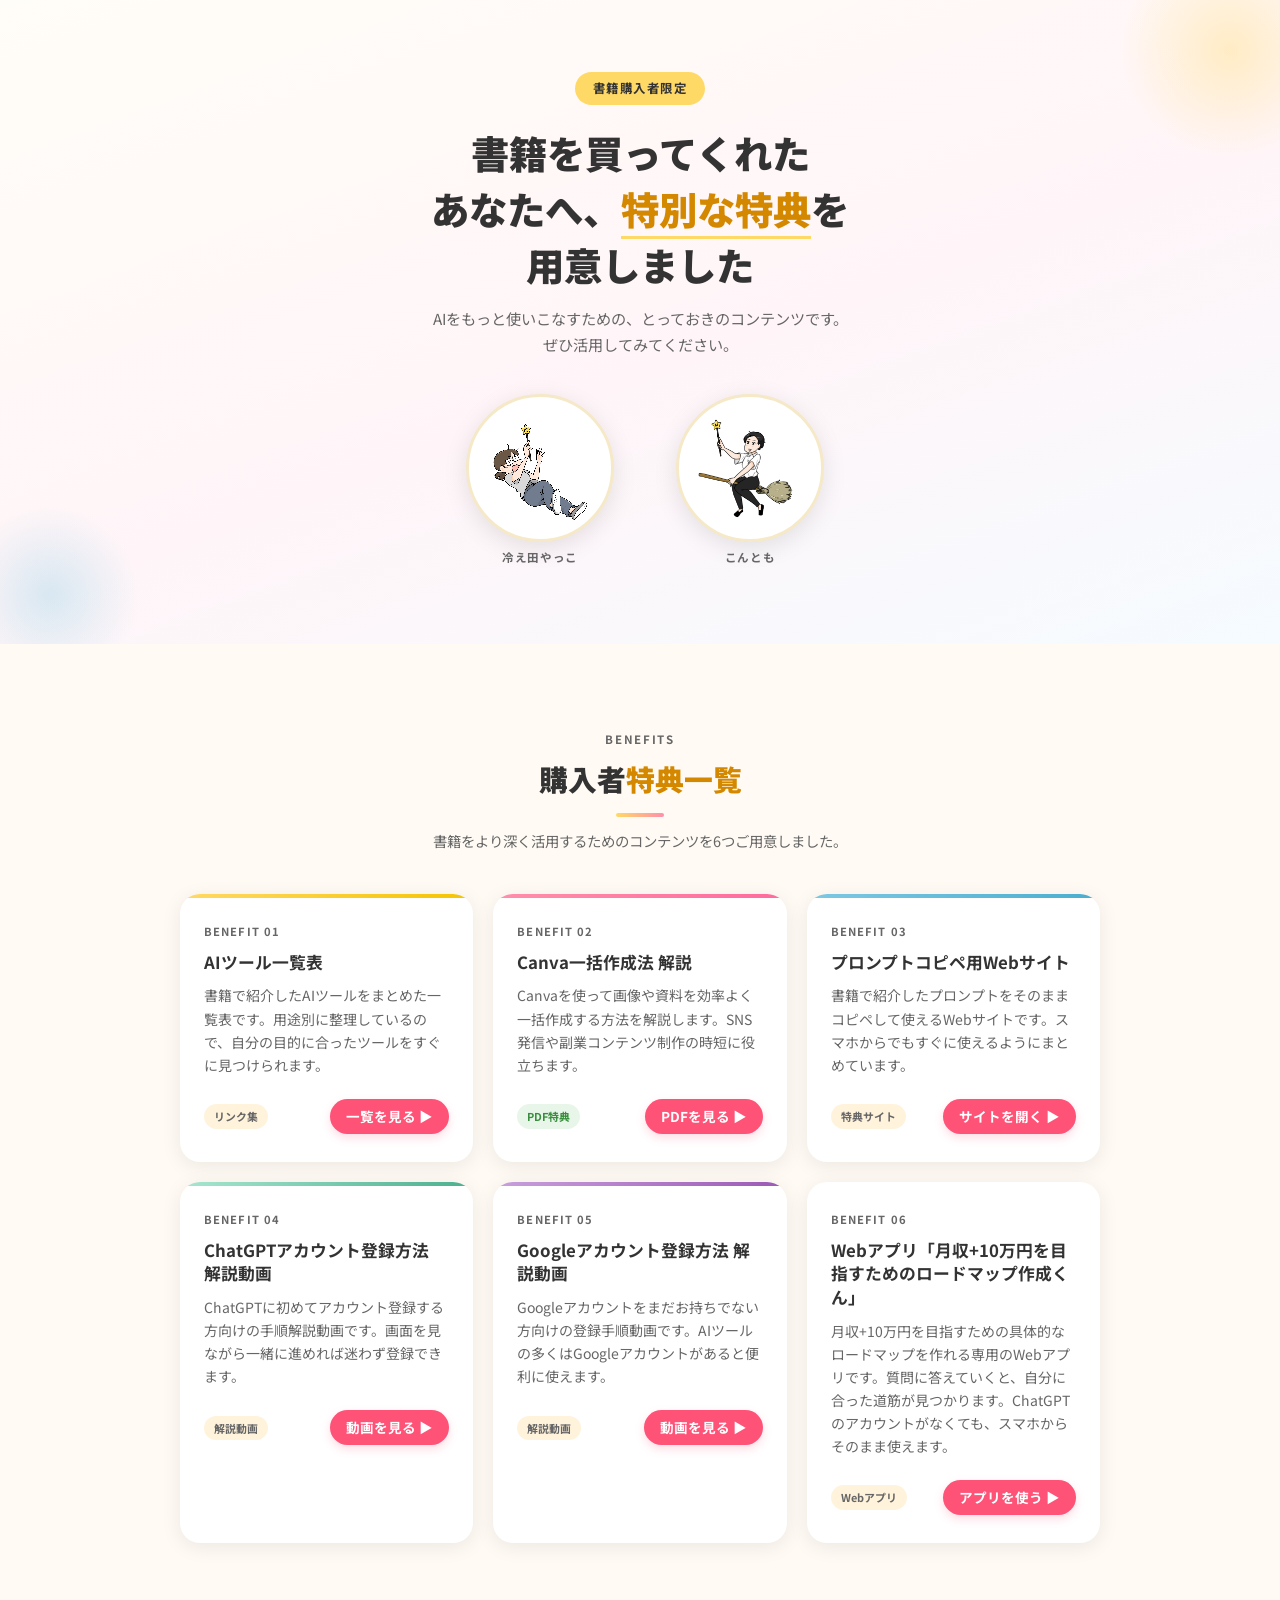
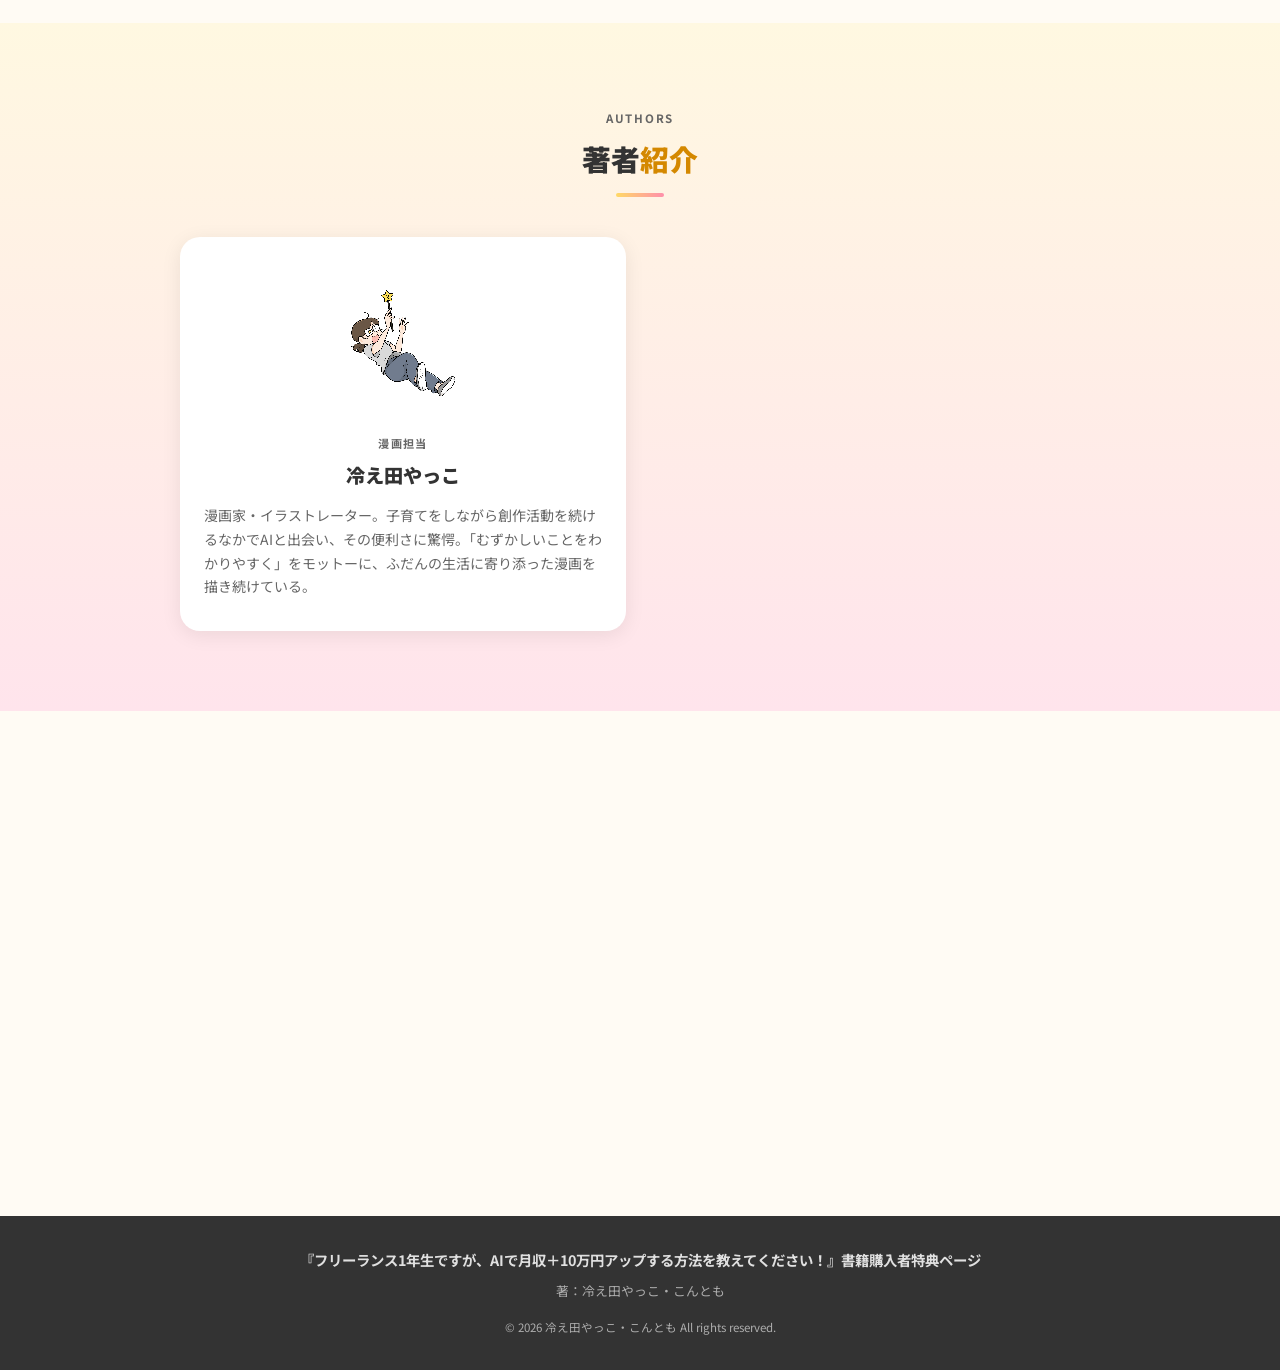
<file: index.html>
<!DOCTYPE html>
<html lang="ja">

<head>
  <meta charset="UTF-8">
  <meta name="viewport" content="width=device-width, initial-scale=1.0">
  <meta name="description"
    content="冷え田やっこ・こん共著 『フリーランス1年生ですが、AIで月収＋10万円アップする方法を教えてください！』の購入者限定特典ページです。プロンプトコピペ集・解説動画など、AIをもっと活用するための特別コンテンツをご用意しました。">
  <title>書籍購入者特典 | フリーランス1年生ですが、AIで月収＋10万円アップする方法を教えてください！ 購入ありがとうございます</title>
  <link rel="stylesheet" href="style.css">
</head>

<body>

  <!-- ===== Hero ===== -->
  <section class="hero">
    <div class="container">
      <p class="hero-badge">書籍購入者限定</p>
      <h1 class="hero-title">
        書籍を買ってくれた<br>
        あなたへ、<span>特別な特典</span>を<br>
        用意しました
      </h1>
      <p class="hero-subtitle">
        AIをもっと使いこなすための、とっておきのコンテンツです。<br>
        ぜひ活用してみてください。
      </p>
      <div class="hero-characters">
        <div class="hero-character yakko">
          <div class="char-frame">
            <img src="yakko.png" alt="冷え田やっこのキャラクターイラスト">
          </div>
          <p class="character-name">冷え田やっこ</p>
        </div>
        <div class="hero-character kon">
          <div class="char-frame">
            <img src="kontomo.png" alt="こんとものキャラクターイラスト">
          </div>
          <p class="character-name">こんとも</p>
        </div>
      </div>
    </div>
  </section>

  <!-- ===== Benefits ===== -->
  <section class="benefits">
    <div class="container">
      <div class="section-header fade-in">
        <span class="section-label">Benefits</span>
        <h2 class="section-title">購入者<span class="accent">特典一覧</span></h2>
        <div class="divider"></div>
        <p class="section-desc">書籍をより深く活用するためのコンテンツを6つご用意しました。</p>
      </div>

      <div class="benefits-grid">

        <div class="benefit-card fade-in">
          <span class="benefit-number">BENEFIT 01</span>
          <h3 class="benefit-title">AIツール一覧表</h3>
          <p class="benefit-desc">
            書籍で紹介したAIツールをまとめた一覧表です。用途別に整理しているので、自分の目的に合ったツールをすぐに見つけられます。
          </p>
          <div style="display: flex; justify-content: space-between; align-items: center; margin-top: 12px;">
            <span class="benefit-tag" style="margin: 0;">リンク集</span>
            <a href="ai_tools_links.html" target="_blank" rel="noopener"
              style="background: #ff5277; color: #fff; padding: 6px 16px; border-radius: 20px; text-decoration: none; font-size: 0.85rem; font-weight: bold; box-shadow: 0 4px 10px rgba(255,82,119,0.2);">一覧を見る
              ▶</a>
          </div>
        </div>

        <div class="benefit-card fade-in">
          <span class="benefit-number">BENEFIT 02</span>
          <h3 class="benefit-title">Canva一括作成法 解説</h3>
          <p class="benefit-desc">
            Canvaを使って画像や資料を効率よく一括作成する方法を解説します。SNS発信や副業コンテンツ制作の時短に役立ちます。
          </p>
          <div style="display: flex; justify-content: space-between; align-items: center; margin-top: 12px;">
            <span class="benefit-tag confirmed" style="margin: 0;">PDF特典</span>
            <a href="canva_ikkatsu_sakusei.pdf" target="_blank" rel="noopener"
              style="background: #ff5277; color: #fff; padding: 6px 16px; border-radius: 20px; text-decoration: none; font-size: 0.85rem; font-weight: bold; box-shadow: 0 4px 10px rgba(255,82,119,0.2);">PDFを見る
              ▶</a>
          </div>
        </div>

        <div class="benefit-card fade-in">
          <span class="benefit-number">BENEFIT 03</span>
          <h3 class="benefit-title">プロンプトコピペ用Webサイト</h3>
          <p class="benefit-desc">
            書籍で紹介したプロンプトをそのままコピペして使えるWebサイトです。スマホからでもすぐに使えるようにまとめています。
          </p>
          <div style="display: flex; justify-content: space-between; align-items: center; margin-top: 12px;">
            <span class="benefit-tag" style="margin: 0;">特典サイト</span>
            <a href="ai_prompt_collection.html" target="_blank" rel="noopener"
              style="background: #ff5277; color: #fff; padding: 6px 16px; border-radius: 20px; text-decoration: none; font-size: 0.85rem; font-weight: bold; box-shadow: 0 4px 10px rgba(255,82,119,0.2);">サイトを開く
              ▶</a>
          </div>
        </div>

        <div class="benefit-card fade-in">
          <span class="benefit-number">BENEFIT 04</span>
          <h3 class="benefit-title">ChatGPTアカウント登録方法 解説動画</h3>
          <p class="benefit-desc">
            ChatGPTに初めてアカウント登録する方向けの手順解説動画です。画面を見ながら一緒に進めれば迷わず登録できます。
          </p>
          <div style="display: flex; justify-content: space-between; align-items: center; margin-top: 12px;">
            <span class="benefit-tag" style="margin: 0;">解説動画</span>
            <a href="https://youtu.be/j7SQnqsW3Rg" target="_blank" rel="noopener"
              style="background: #ff5277; color: #fff; padding: 6px 16px; border-radius: 20px; text-decoration: none; font-size: 0.85rem; font-weight: bold; box-shadow: 0 4px 10px rgba(255,82,119,0.2);">動画を見る
              ▶</a>
          </div>
        </div>

        <div class="benefit-card fade-in">
          <span class="benefit-number">BENEFIT 05</span>
          <h3 class="benefit-title">Googleアカウント登録方法 解説動画</h3>
          <p class="benefit-desc">
            Googleアカウントをまだお持ちでない方向けの登録手順動画です。AIツールの多くはGoogleアカウントがあると便利に使えます。
          </p>
          <div style="display: flex; justify-content: space-between; align-items: center; margin-top: 12px;">
            <span class="benefit-tag" style="margin: 0;">解説動画</span>
            <a href="https://youtu.be/7BrcalyXawY" target="_blank" rel="noopener"
              style="background: #ff5277; color: #fff; padding: 6px 16px; border-radius: 20px; text-decoration: none; font-size: 0.85rem; font-weight: bold; box-shadow: 0 4px 10px rgba(255,82,119,0.2);">動画を見る
              ▶</a>
          </div>
        </div>

        <div class="benefit-card fade-in">
          <span class="benefit-number">BENEFIT 06</span>
          <h3 class="benefit-title">Webアプリ「月収+10万円を目指すためのロードマップ作成くん」</h3>
          <p class="benefit-desc">
            月収+10万円を目指すための具体的なロードマップを作れる専用のWebアプリです。質問に答えていくと、自分に合った道筋が見つかります。ChatGPTのアカウントがなくても、スマホからそのまま使えます。
          </p>
          <div style="display: flex; justify-content: space-between; align-items: center; margin-top: 12px;">
            <span class="benefit-tag" style="margin: 0;">Webアプリ</span>
            <a href="https://roadmap-kun.pages.dev/" target="_blank" rel="noopener noreferrer"
              style="background: #ff5277; color: #fff; padding: 6px 16px; border-radius: 20px; text-decoration: none; font-size: 0.85rem; font-weight: bold; box-shadow: 0 4px 10px rgba(255,82,119,0.2);">アプリを使う
              ▶</a>
          </div>
        </div>

      </div>
    </div>
  </section>

  <!-- ===== Authors ===== -->
  <section class="authors">
    <div class="container">
      <div class="section-header fade-in">
        <span class="section-label">Authors</span>
        <h2 class="section-title">著者<span class="accent">紹介</span></h2>
        <div class="divider"></div>
      </div>

      <div class="authors-grid">

        <div class="author-card fade-in">
          <div class="author-image">
            <img src="yakko.png" alt="冷え田やっこ">
          </div>
          <p class="author-role">漫画担当</p>
          <h3 class="author-name">冷え田やっこ</h3>
          <p class="author-desc">
            漫画家・イラストレーター。子育てをしながら創作活動を続けるなかでAIと出会い、その便利さに驚愕。「むずかしいことをわかりやすく」をモットーに、ふだんの生活に寄り添った漫画を描き続けている。
          </p>
        </div>

        <div class="author-card fade-in">
          <div class="author-image">
            <img src="kontomo.png" alt="こんとも">
          </div>
          <p class="author-role">AI・Web担当</p>
          <h3 class="author-name">こんとも</h3>
          <p class="author-desc">
            フリーランスのWebクリエイター。AI活用・副業・時短をテーマに情報発信中。Udemy講師としてChatGPT基礎講座を提供するなど、初心者がAIをすぐに使いこなせるようサポートしている。
          </p>
        </div>

      </div>
    </div>
  </section>

  <!-- ===== CTA ===== -->
  <section class="cta">
    <div class="container">
      <div class="cta-box fade-in">
        <div class="section-header" style="margin-bottom: 0;">
          <span class="section-label">Information</span>
          <h2 class="section-title">最新情報は<span class="accent">公式LINE</span>から</h2>
          <div class="divider"></div>
        </div>

        <p style="margin: 20px 0 16px; font-size: 0.95rem; font-weight: 700; color: #555;">公式LINEでは書籍の最新情報・キャンペーン情報をお届けしています！</p>

        <a href="https://line.me/R/ti/p/@833anzxy?oat_content=qr" target="_blank" rel="noopener" class="btn btn-line">
          公式LINEを登録する
        </a>
      </div>
    </div>
  </section>

  <!-- ===== Footer ===== -->
  <footer>
    <p class="footer-title">『フリーランス1年生ですが、AIで月収＋10万円アップする方法を教えてください！』書籍購入者特典ページ</p>
    <p class="footer-authors">著：冷え田やっこ・こんとも</p>
    <p class="copyright">&copy; 2026 冷え田やっこ・こんとも All rights reserved.</p>
  </footer>

  <!-- ===== Scroll Fade-in ===== -->
  <script>
    const targets = document.querySelectorAll('.fade-in');
    const observer = new IntersectionObserver((entries) => {
      entries.forEach((entry, i) => {
        if (entry.isIntersecting) {
          setTimeout(() => {
            entry.target.classList.add('visible');
          }, 80 * (entry.target.dataset.delay || 0));
          observer.unobserve(entry.target);
        }
      });
    }, { threshold: 0.12 });

    targets.forEach((el, i) => {
      el.dataset.delay = i;
      observer.observe(el);
    });

    // ===== White Background Removal (for yakko.png) =====
    function removeWhiteBg(img, threshold) {
      const canvas = document.createElement('canvas');
      canvas.width = img.naturalWidth;
      canvas.height = img.naturalHeight;
      canvas.style.cssText = img.style.cssText;
      canvas.className = img.className;
      canvas.style.width = '100%';
      canvas.style.height = 'auto';
      const ctx = canvas.getContext('2d');
      ctx.drawImage(img, 0, 0);
      const imageData = ctx.getImageData(0, 0, canvas.width, canvas.height);
      const data = imageData.data;
      for (let i = 0; i < data.length; i += 4) {
        const r = data[i], g = data[i + 1], b = data[i + 2];
        if (r > threshold && g > threshold && b > threshold) {
          // Near-white pixel: make transparent
          data[i + 3] = 0;
        }
      }
      ctx.putImageData(imageData, 0, 0);
      img.parentNode.replaceChild(canvas, img);
    }

    // Apply only to yakko.png (white background PNG)
    document.querySelectorAll('img[src="yakko.png"]').forEach(img => {
      if (img.complete && img.naturalWidth > 0) {
        removeWhiteBg(img, 235);
      } else {
        img.addEventListener('load', () => removeWhiteBg(img, 235));
      }
    });
  </script>

</body>

</html>
</file>
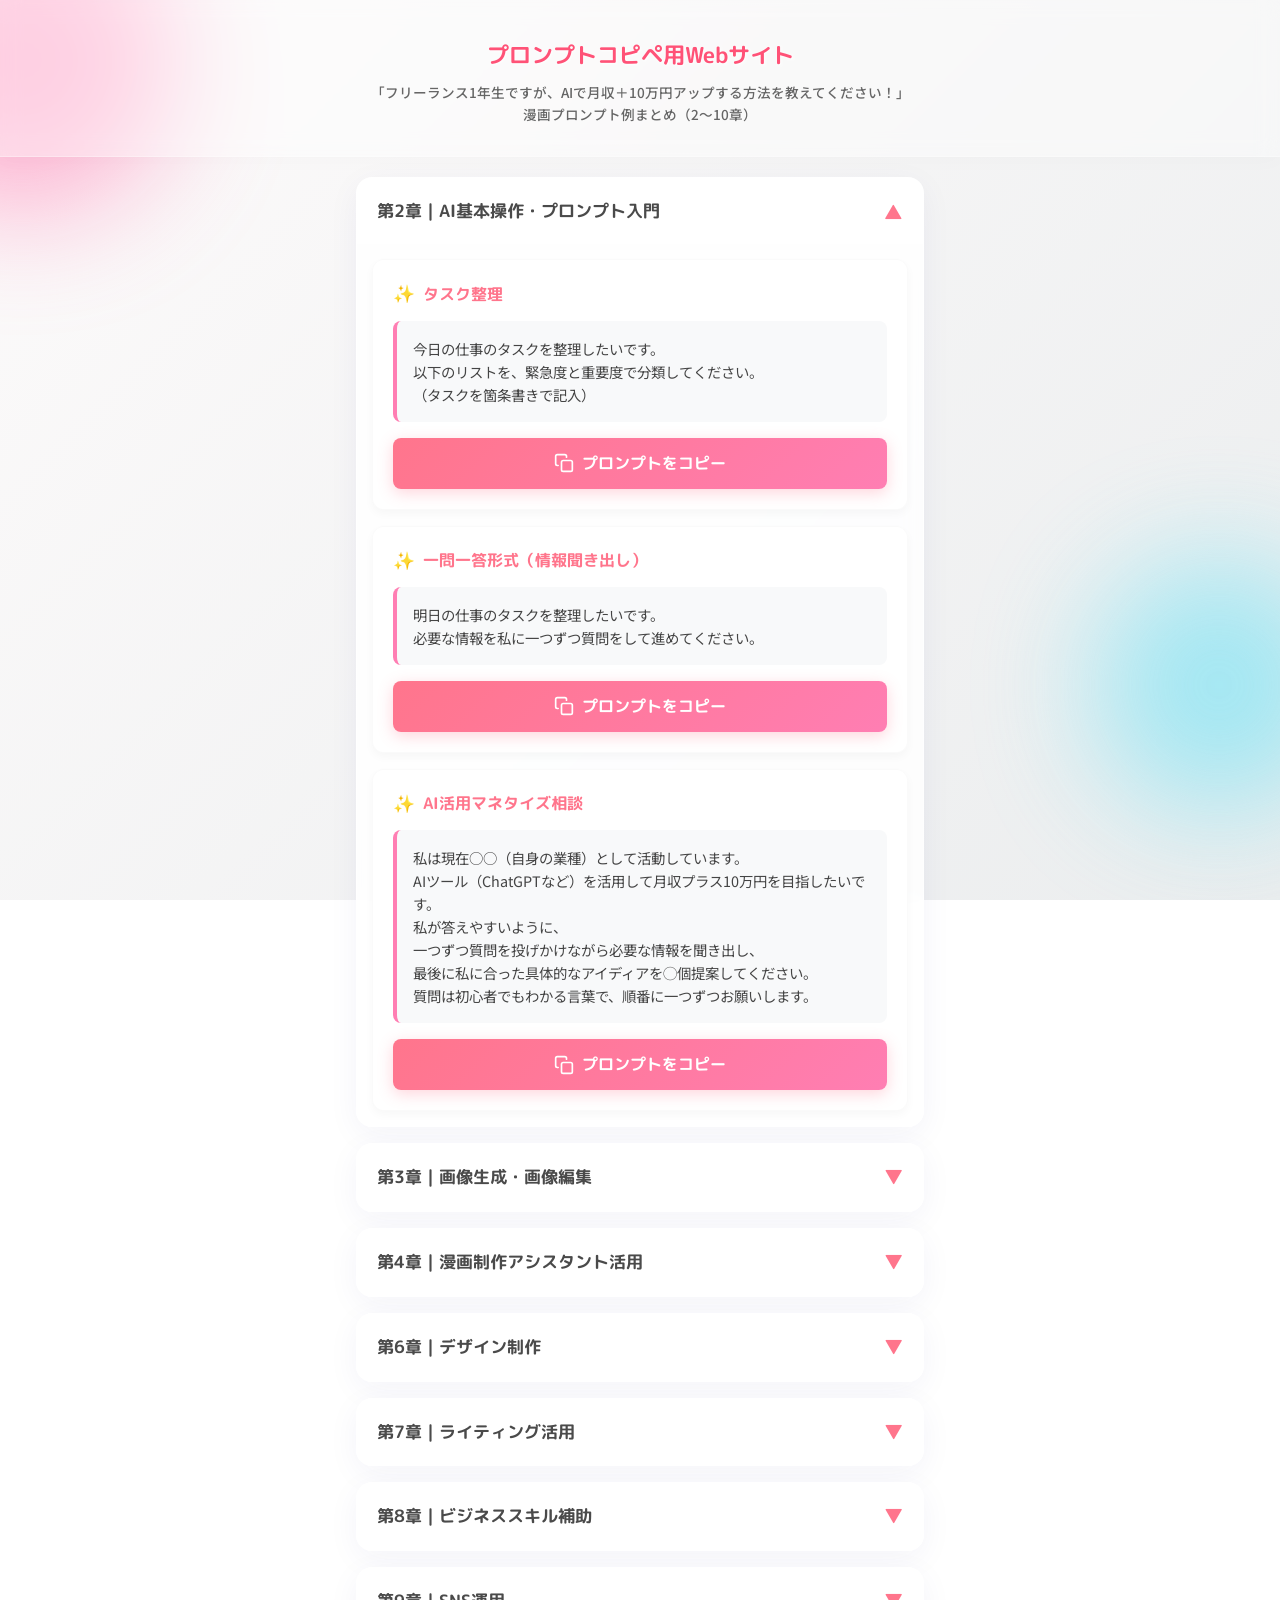
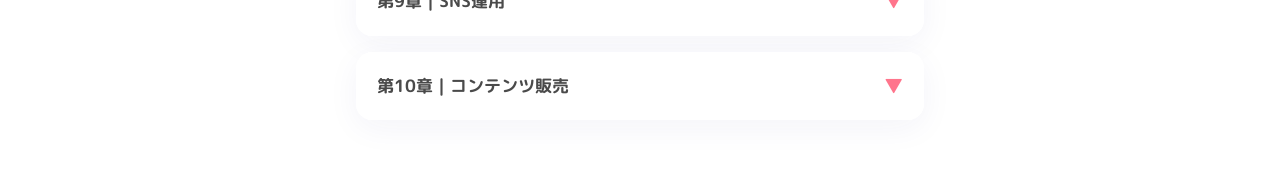
<file: ai_prompt_collection.html>
<!DOCTYPE html>
<html lang="ja">
<head>
    <meta charset="UTF-8">
    <meta name="viewport" content="width=device-width, initial-scale=1.0, maximum-scale=1.0, user-scalable=no">
    <title>AI活用プロンプト集 - コピペ用ツール</title>
    <link href="https://fonts.googleapis.com/css2?family=M+PLUS+Rounded+1c:wght@400;500;700&family=Noto+Sans+JP:wght@400;500;700&display=swap" rel="stylesheet">
    <style>
        :root {
            --primary: #ff758c;
            --primary-light: #ff7eb3;
            --secondary: #6ee2f5;
            --bg-color: #fceef5;
            --text-main: #333333;
            --text-muted: #666666;
            --card-bg: rgba(255, 255, 255, 0.85);
        }

        * {
            box-sizing: border-box;
            margin: 0;
            padding: 0;
        }

        body {
            font-family: 'Noto Sans JP', sans-serif;
            background: linear-gradient(135deg, #fdfbfb 0%, #ebedee 100%);
            background-attachment: fixed;
            color: var(--text-main);
            line-height: 1.6;
            padding-bottom: 60px;
        }

        .bg-shapes {
            position: fixed;
            top: 0;
            left: 0;
            width: 100vw;
            height: 100vh;
            z-index: -1;
            overflow: hidden;
            pointer-events: none;
        }
        .shape {
            position: absolute;
            border-radius: 50%;
            filter: blur(60px);
            opacity: 0.6;
        }
        .shape-1 {
            top: -10%; left: -10%;
            width: 300px; height: 300px;
            background: var(--primary-light);
        }
        .shape-2 {
            bottom: 10%; right: -5%;
            width: 250px; height: 250px;
            background: var(--secondary);
        }

        header {
            text-align: center;
            padding: 40px 20px 30px;
            background: rgba(255, 255, 255, 0.4);
            backdrop-filter: blur(10px);
            -webkit-backdrop-filter: blur(10px);
            border-bottom: 1px solid rgba(255,255,255,0.3);
            margin-bottom: 20px;
            box-shadow: 0 4px 20px rgba(0,0,0,0.02);
        }

        h1 {
            font-family: 'M PLUS Rounded 1c', sans-serif;
            font-size: 1.35rem;
            color: #ff5277;
            margin-bottom: 12px;
            text-shadow: 1px 1px 2px rgba(255,255,255,0.8);
            line-height: 1.4;
        }

        .subtitle {
            font-size: 0.85rem;
            color: var(--text-muted);
            font-weight: 500;
        }

        .container {
            max-width: 600px;
            margin: 0 auto;
            padding: 0 16px;
        }

        .chapter-section {
            margin-bottom: 16px;
            border-radius: 16px;
            overflow: hidden;
            background: var(--card-bg);
            box-shadow: 0 8px 32px rgba(31, 38, 135, 0.05);
            backdrop-filter: blur(8px);
            -webkit-backdrop-filter: blur(8px);
            border: 1px solid rgba(255, 255, 255, 0.6);
            transition: all 0.3s ease;
        }

        .chapter-title {
            padding: 18px 20px;
            font-family: 'M PLUS Rounded 1c', sans-serif;
            font-size: 1.05rem;
            font-weight: 700;
            color: #4a4a4a;
            cursor: pointer;
            display: flex;
            justify-content: space-between;
            align-items: center;
            background: rgba(255,255,255,0.6);
            user-select: none;
            -webkit-tap-highlight-color: transparent;
        }

        .chapter-title:active {
            background: rgba(255,255,255,0.9);
        }

        .chapter-title .icon {
            transition: transform 0.3s ease;
            color: var(--primary);
            font-size: 1.2rem;
            display: inline-block;
        }

        .chapter-section.active .chapter-title .icon {
            transform: rotate(180deg);
        }

        .chapter-content {
            display: none;
            padding: 15px;
            background: transparent;
        }

        .chapter-section.active .chapter-content {
            display: block;
            animation: fadeIn 0.4s ease;
        }

        .prompt-card {
            background: #ffffff;
            border-radius: 12px;
            padding: 20px;
            margin-bottom: 16px;
            box-shadow: 0 4px 10px rgba(0,0,0,0.03);
            border: 1px solid rgba(0,0,0,0.02);
            position: relative;
        }

        .prompt-card:last-child {
            margin-bottom: 0;
        }

        .prompt-header {
            font-family: 'M PLUS Rounded 1c', sans-serif;
            font-weight: 700;
            font-size: 1rem;
            color: var(--primary);
            margin-bottom: 12px;
            display: flex;
            align-items: center;
        }
        
        .prompt-header::before {
            content: '✨';
            margin-right: 8px;
            font-size: 1.1em;
        }

        .prompt-text {
            background: #f8f9fa;
            padding: 16px;
            border-radius: 8px;
            font-size: 0.9rem;
            color: #444;
            white-space: pre-wrap;
            word-wrap: break-word;
            margin-bottom: 16px;
            border-left: 4px solid var(--primary-light);
            font-family: 'Noto Sans JP', sans-serif;
            line-height: 1.6;
        }

        .copy-btn {
            display: flex;
            align-items: center;
            justify-content: center;
            width: 100%;
            padding: 14px;
            background: linear-gradient(135deg, var(--primary) 0%, var(--primary-light) 100%);
            color: white;
            border: none;
            border-radius: 8px;
            font-size: 1rem;
            font-weight: 700;
            font-family: 'M PLUS Rounded 1c', sans-serif;
            cursor: pointer;
            box-shadow: 0 4px 15px rgba(255, 117, 140, 0.3);
            transition: transform 0.1s, box-shadow 0.2s, background 0.3s;
            -webkit-tap-highlight-color: transparent;
        }

        .copy-btn:active {
            transform: scale(0.97);
            box-shadow: 0 2px 8px rgba(255, 117, 140, 0.3);
        }

        .copy-btn.copied {
            background: linear-gradient(135deg, #00b09b 0%, #96c93d 100%);
            box-shadow: 0 4px 15px rgba(0, 176, 155, 0.3);
        }

        .copy-icon {
            margin-right: 8px;
        }

        /* Toast notification */
        #toast {
            visibility: hidden;
            min-width: 200px;
            background-color: rgba(60, 60, 60, 0.95);
            color: #fff;
            text-align: center;
            border-radius: 30px;
            padding: 14px 24px;
            position: fixed;
            z-index: 1000;
            left: 50%;
            bottom: 30px;
            font-size: 0.95rem;
            font-weight: 500;
            transform: translateX(-50%);
            opacity: 0;
            transition: opacity 0.3s, bottom 0.3s;
            backdrop-filter: blur(5px);
            -webkit-backdrop-filter: blur(5px);
            box-shadow: 0 10px 30px rgba(0,0,0,0.15);
        }

        #toast.show {
            visibility: visible;
            opacity: 1;
            bottom: 50px;
        }

        @keyframes fadeIn {
            from { opacity: 0; transform: translateY(-5px); }
            to { opacity: 1; transform: translateY(0); }
        }
    </style>
</head>
<body>

    <div class="bg-shapes">
        <div class="shape shape-1"></div>
        <div class="shape shape-2"></div>
    </div>

    <header>
        <h1>プロンプトコピペ用Webサイト</h1>
        <div class="subtitle">「フリーランス1年生ですが、AIで月収＋10万円アップする方法を教えてください！」<br>漫画プロンプト例まとめ（2〜10章）</div>
    </header>

    <div class="container" id="content-container">
        <!-- コンテンツはJavaScriptで生成 -->
    </div>

    <div id="toast">✅ コピーしました！</div>

    <script>
        const promptsData = [
            {
                chapter: "第2章｜AI基本操作・プロンプト入門",
                items: [
                    { title: "タスク整理", text: "今日の仕事のタスクを整理したいです。\n以下のリストを、緊急度と重要度で分類してください。\n（タスクを箇条書きで記入）" },
                    { title: "一問一答形式（情報聞き出し）", text: "明日の仕事のタスクを整理したいです。\n必要な情報を私に一つずつ質問をして進めてください。" },
                    { title: "AI活用マネタイズ相談", text: "私は現在○○（自身の業種）として活動しています。\nAIツール（ChatGPTなど）を活用して月収プラス10万円を目指したいです。\n私が答えやすいように、\n一つずつ質問を投げかけながら必要な情報を聞き出し、\n最後に私に合った具体的なアイディアを◯個提案してください。\n質問は初心者でもわかる言葉で、順番に一つずつお願いします。" }
                ]
            },
            {
                chapter: "第3章｜画像生成・画像編集",
                items: [
                    { title: "テキスト入り画像生成", text: "このイラストに「THANK YOU！」の文字を入れてください。" },
                    { title: "背景透過（人物）", text: "背景と人物を分けて生成してください。\n人物は背景を透過してください。" },
                    { title: "写真の線画化", text: "この写真の背景を白黒の線画にしてください。" },
                    { title: "イラスト背景透過", text: "このイラストの背景を透過してください。" }
                ]
            },
            {
                chapter: "第4章｜漫画制作アシスタント活用",
                items: [
                    { title: "役割付与", text: "あなたは優秀な◯◯です。漫画制作を手伝ってください。" },
                    { title: "専門家設定", text: "◯◯の専門家として質問に答えてください。" },
                    { title: "用語解説", text: "次の横文字を全部、小学生にもわかるくらい優しく説明して。" },
                    { title: "シナリオ作成", text: "これから喋る内容から、漫画用のシナリオ作るのを手伝ってください。\n全◯ページ構成、1ページあたり◯コマで作成してください。" },
                    { title: "セリフ言い換え", text: "このセリフをもう少し短くしたいです。\n言い換えアイデアを30個ください。" },
                    { title: "背景生成", text: "1枚目に添付のイラストにテイストを合わせて、背景画像を描き直してください。" }
                ]
            },
            {
                chapter: "第6章｜デザイン制作",
                items: [
                    { title: "サムネイル生成", text: "サムネイルデザインの画像を作ってください。\n以下の条件をもとに生成してください。\n用途：YouTubeのサムネイル\n文字：大きく「在宅ワークで月3万円！」と入れる\nターゲット：子育て中の30代ママ向け\n雰囲気：明るくポップで親しみやすい印象\n色合い：ピンクと水色を基調\n要素：女性がノートPCで作業しているイラスト、横に赤ちゃん\n禁止要素：暗い背景や無表情な人物は避ける" },
                    { title: "画像部分修正", text: "イラストの部分だけ消して、色合いをもう少しパステルカラーに変更して。" },
                    { title: "ポスター生成（Canva）", text: "ポスターデザインの画像を作ってください。\n以下の条件をもとに生成してください。\n用途：子育てママ向けAIワークショップのポスター\n文字：\n・ママのための初めてのAI活用ワークショップ\n・お子様づれOK・おみやげあり\n・９月４日（水）10:00〜 里山市青空町公民館第一会議室\n・お申し込みはQR\nターゲット：子育て中の30代ママ向け\n雰囲気：パステルカラー\nフォント：丸ゴシック\n色合い：ベビーピンク・ベビーブルー\n要素：赤ちゃんを抱っこするママ\n禁止要素：暗い背景や無表情な人物は避ける" },
                    { title: "デザイン改善フィードバック", text: "このデザインを見て、改善できそうなポイントを具体的に提案してください。" },
                    { title: "配色提案", text: "〇〇（用途）で使うデザインを作りたいです。\n雰囲気は△△な感じにしたいです。\nそれに合う配色の組み合わせを、カラーコード（16進数）付きで提案してください。\n背景色・アクセントカラー・テキストカラーなど、具体的な用途別に教えてください。" },
                    { title: "フォント提案", text: "日本語のデザインで使えるおすすめのフォントを教えてください。\n用途は〇〇で、雰囲気は△△です。\nフリーフォントの中で、商用利用可能なものを中心に提案してください。" }
                ]
            },
            {
                chapter: "第7章｜ライティング活用",
                items: [
                    { title: "文章生成の基本プロンプト", text: "〇〇向けに△△というテーマで\n〜〜な雰囲気(口調)の文体で⬜︎⬜︎を目的とした文章を書いてください。" },
                    { title: "構成作成", text: "このメモをもとに、初心者向けにわかりやすい記事構成（導入→本文→まとめ）を提案してください。" },
                    { title: "本文執筆", text: "この構成にそって、親しみやすい語り口調で本文を執筆してください。" },
                    { title: "文体寄せ", text: "この文章を、添付の文体に寄せて書き直してください。\n内容は変えず、語り口だけ寄せてください。" },
                    { title: "タイトル案", text: "この記事に合う魅力的なブログタイトルを5案ください。" },
                    { title: "音声入力→記事制作", text: "この音声入力の内容を〇〇向けに△△というテーマで〜〜な雰囲気の文体で⬜︎⬜︎を目的とした文章を書いてください。" }
                ]
            },
            {
                chapter: "第8章｜ビジネススキル補助",
                items: [
                    { title: "メール添削", text: "このメール内容をビジネス向きに添削してください。" },
                    { title: "メール作成", text: "次のメモの内容を、依頼クライアント向けに丁寧なメール文にしてください。" },
                    { title: "営業メール", text: "子育てママ向けメディアに営業メールを送りたいです。\n以下の情報を元に文章を作成してください。\n(送りたい企業の特徴・事業内容などを添付)" },
                    { title: "営業先リスト", text: "イラストや漫画を制作させてもらえる企業を探すためにメール営業を行いたいです。\nポートフォリオを参照し、合いそうな企業を◯社リスト化してください。" },
                    { title: "契約書要約", text: "契約書内の内容を初心者でもわかるようにやさしく要約してください。(内容を添付)" },
                    { title: "見積計算", text: "添付した見積書の小計・消費税・合計を計算してください。" },
                    { title: "PDF見積書作成", text: "日本の一般的なビジネス文書形式で「見積書(PDF)」を作成してください。\n\nレイアウトは横書きで、タイトルを中央上部\n右上に発行日、左上に宛名・件名・発行者を配置してください。\n\n中央にお見積もり明細表(品名・数量・単価・金額)\n下部に小計・消費税・合計を入れ\n最下部に納期・支払条件・有効期限を備考欄としてまとめてください。\n\nフォントは明朝体(Heisei-W3)を使用し\n全体を整った帳票デザインで仕上げてください。\n\n以下の内容を記載してください。\n発行日/件名/インボイス登録番号/御中\n発行者明細/小計消費税/合計金額(税込)/備考" },
                    { title: "履歴書インタビュー", text: "履歴書作成のため、経歴をインタビュー形式で整理してください。" },
                    { title: "自己PR作成", text: "履歴書に書ける自己PR文を一緒に作成してください。" }
                ]
            },
            {
                chapter: "第9章｜SNS運用",
                items: [
                    { title: "アカウント設計", text: "(自己紹介を音声入力)\n話した内容をもとに私のSNS発信のアカウント設計を提案してください。\n私の強みや人柄を踏まえて\nどんなテーマ/どんな人に向けて/どんな雰囲気で発信すると良いかを教えてください。\nまた、そのアカウント設計を元にSNSのプロフィール文章も提案してください。" },
                    { title: "投稿ネタ", text: "このアカウント設計に沿って、SNSで発信できる投稿ネタを10個提案してください。" },
                    { title: "1ヶ月テーマ", text: "週3投稿ペースでInstagramに投稿したいです。1ヶ月テーマを作ってください。" },
                    { title: "フィード投稿作成", text: "音声文字起こしをもとに、Instagramのフィード投稿用のテキストを10枚構成で作ってください。\n各投稿の内容は「見出し」「本文」「セリフ」でまとめてExcelファイルで表形式で出力してください。\n\n見出し｜本文｜セリフ\n(この形式で10行分)\n音声文字起こし:(ここに文字起こしを貼りつけ)" },
                    { title: "キャプション作成", text: "(フィード画像を貼り付け)\nこのフィード投稿に合うInstagramキャプションを作成してください。リード文/本文/問いかけ/ハッシュタグを自然な流れでまとめてください。" },
                    { title: "アカウントのメインカラーやフォント提案", text: "アカウント設計に合ったデザインのメインカラーとフォントを提案してください。" },
                    { title: "X用リライト", text: "このInstagramキャプションをX向けの投稿文に直して。140文字以内でテンポよく、共感を得やすい内容にして。" },
                    { title: "投稿分析", text: "(投稿した画像とインサイトのスクショを画像添付)\n添付した画像は私のInstagram投稿とそのインサイトです。リーチ数・保存数・いいね数・コメント数の傾向を読み取り、この投稿が伸びた(伸びなかった)理由を分析してください。" }
                ]
            },
            {
                chapter: "第10章｜コンテンツ販売",
                items: [
                    { title: "コンテンツ販売プラットフォーム提案", text: "私の得意分野は〇〇です。\nこの分野の知識やスキルを活かしてデジタルコンテンツを作りたいです。想定するターゲットは〇〇です。\nターゲットに興味を持ってもらえそうなデジタルコンテンツのアイデアとそれらを販売できそうなプラットフォームを提案してください。" },
                    { title: "Kindle装丁デザイン", text: "〇〇というタイトルでKindleの装丁デザインを作成してください。" },
                    { title: "有料noteネタ整理", text: "有料noteに活かせる経験を質問形式で掘り下げてください。" },
                    { title: "LINEスタンプ", text: "LINEスタンプ用のキャラクターイラスト制作を手伝ってください。" },
                    { title: "Udemy", text: "・〇〇をテーマにしたUdemy講座を作ります。5章立てで構成を提案して。\n・構成をもとに台本を作成して。" },
                    { title: "価格決め", text: "コンテンツの販売価格を決めたいので、あなたはプロのマーケターとして一つずつ質問してください。\n私が答えた内容をもとに次に考えるべきことを案内して最適な価格を提案してください。" },
                    { title: "販売戦略", text: "決定した価格を元に、次は売り上げ目標を達成するための販売戦略を立ててください。\n売り上げ目標は〇〇円です。必要な情報を一つずつ質問しながら進めてください。" }
                ]
            }
        ];

        // SVG Icons
        const copyIcon = `<svg class="copy-icon" width="20" height="20" viewBox="0 0 24 24" fill="none" stroke="currentColor" stroke-width="2" stroke-linecap="round" stroke-linejoin="round"><rect x="9" y="9" width="13" height="13" rx="2" ry="2"></rect><path d="M5 15H4a2 2 0 0 1-2-2V4a2 2 0 0 1 2-2h9a2 2 0 0 1 2 2v1"></path></svg>`;
        const checkIcon = `<svg class="copy-icon" width="20" height="20" viewBox="0 0 24 24" fill="none" stroke="currentColor" stroke-width="2" stroke-linecap="round" stroke-linejoin="round"><polyline points="20 6 9 17 4 12"></polyline></svg>`;

        // HTML生成処理
        const container = document.getElementById('content-container');
        
        promptsData.forEach((chapterData, cIndex) => {
            // 第2章をはじめから開いておく
            const isActive = cIndex === 0 ? 'active' : '';
            
            let itemsHtml = '';
            chapterData.items.forEach((item, iIndex) => {
                const textId = `prompt-${cIndex}-${iIndex}`;
                // テキストのサニタイズ（念のため）
                const safeText = item.text.replace(/</g, "&lt;").replace(/>/g, "&gt;");
                
                itemsHtml += `
                    <div class="prompt-card">
                        <div class="prompt-header">${item.title}</div>
                        <div class="prompt-text" id="${textId}">${safeText}</div>
                        <button class="copy-btn" onclick="copyPrompt('${textId}', this)">
                            ${copyIcon} プロンプトをコピー
                        </button>
                    </div>
                `;
            });

            const chapterHtml = `
                <div class="chapter-section ${isActive}">
                    <div class="chapter-title" onclick="toggleChapter(this)">
                        ${chapterData.chapter}
                        <span class="icon">▼</span>
                    </div>
                    <div class="chapter-content">
                        ${itemsHtml}
                    </div>
                </div>
            `;
            container.innerHTML += chapterHtml;
        });

        // アコーディオンの開閉
        function toggleChapter(element) {
            const section = element.parentElement;
            section.classList.toggle('active');
        }

        // コピー機能
        function copyPrompt(textId, btnElement) {
            const textToCopy = document.getElementById(textId).innerText;
            
            // クリップボードにコピー
            navigator.clipboard.writeText(textToCopy).then(() => {
                // ボタンの見た目を変更
                const originalHtml = `${copyIcon} プロンプトをコピー`;
                const copiedHtml = `${checkIcon} コピーしました！`;
                
                btnElement.classList.add('copied');
                btnElement.innerHTML = copiedHtml;
                
                // トーストへの通知
                showToast();

                // 2秒後に元に戻す
                setTimeout(() => {
                    btnElement.classList.remove('copied');
                    btnElement.innerHTML = originalHtml;
                }, 2000);
            }).catch(err => {
                console.error('コピーに失敗しました', err);
                alert('コピーに失敗しました。');
            });
        }

        let toastTimeout;
        function showToast() {
            const toast = document.getElementById("toast");
            toast.className = "show";
            
            clearTimeout(toastTimeout);
            toastTimeout = setTimeout(() => {
                toast.className = toast.className.replace("show", "");
            }, 2500);
        }
    </script>
</body>
</html>
</file>
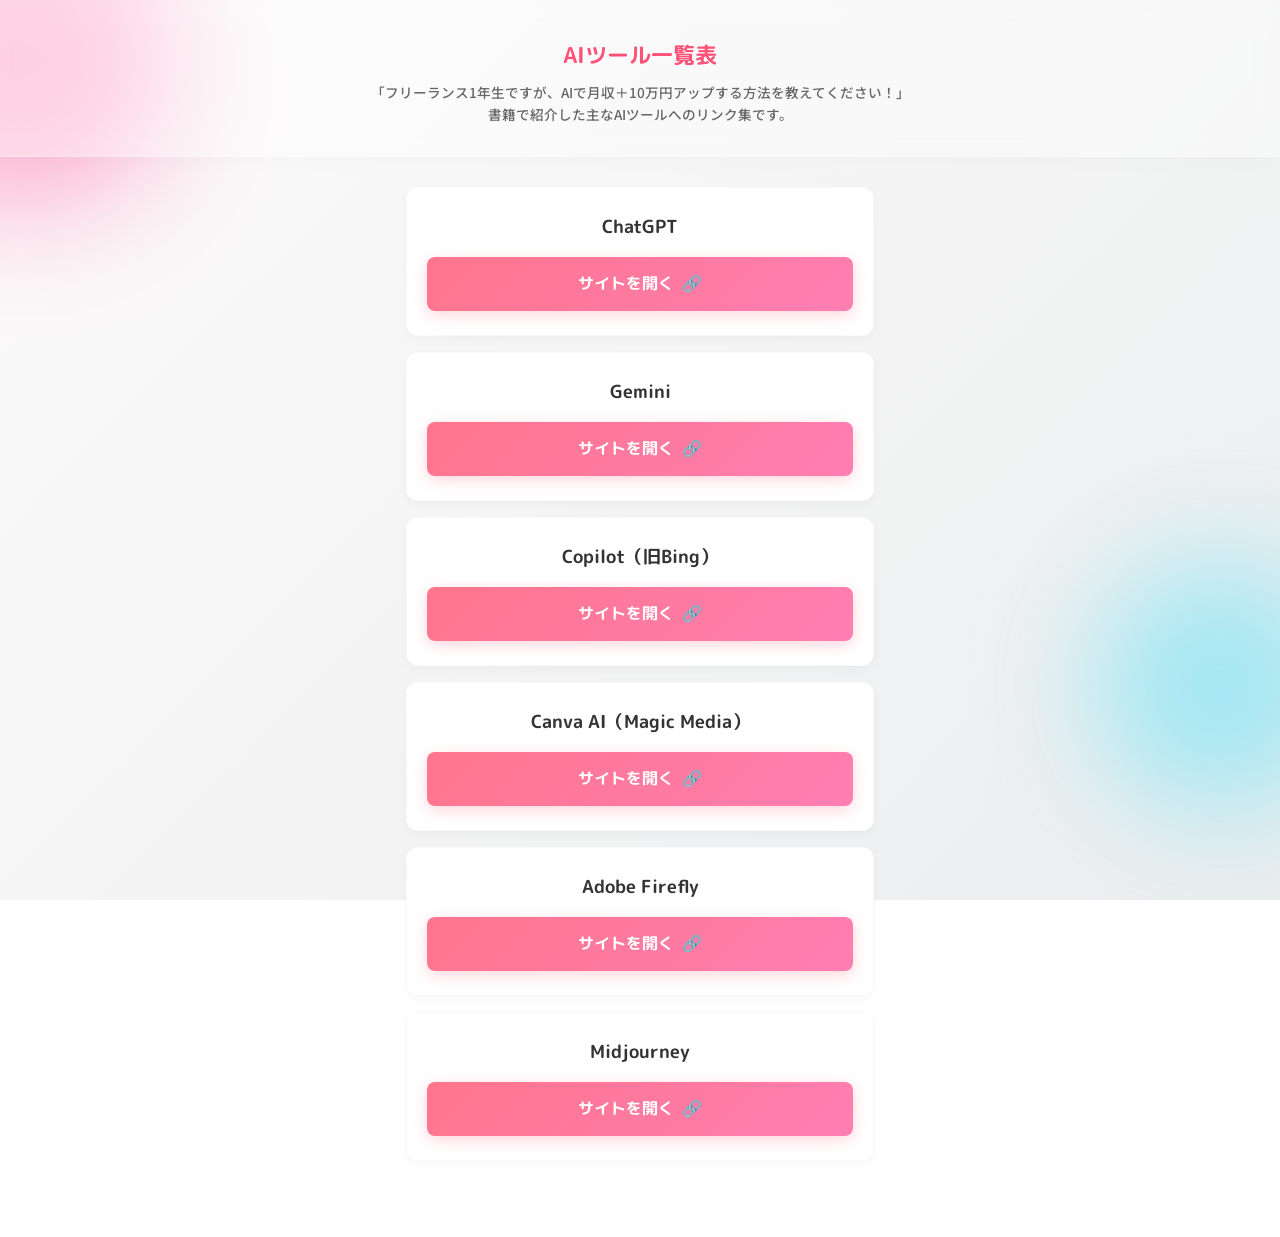
<file: ai_tools_links.html>
<!DOCTYPE html>
<html lang="ja">
<head>
    <meta charset="UTF-8">
    <meta name="viewport" content="width=device-width, initial-scale=1.0, maximum-scale=1.0, user-scalable=no">
    <title>AIツール一覧表 - 購入者特典</title>
    <link href="https://fonts.googleapis.com/css2?family=M+PLUS+Rounded+1c:wght@400;500;700&family=Noto+Sans+JP:wght@400;500;700&display=swap" rel="stylesheet">
    <style>
        :root {
            --primary: #ff758c;
            --primary-light: #ff7eb3;
            --secondary: #6ee2f5;
            --bg-color: #fceef5;
            --text-main: #333333;
            --text-muted: #666666;
            --card-bg: rgba(255, 255, 255, 0.85);
        }

        * {
            box-sizing: border-box;
            margin: 0;
            padding: 0;
        }

        body {
            font-family: 'Noto Sans JP', sans-serif;
            background: linear-gradient(135deg, #fdfbfb 0%, #ebedee 100%);
            background-attachment: fixed;
            color: var(--text-main);
            line-height: 1.6;
            padding-bottom: 60px;
        }

        .bg-shapes {
            position: fixed;
            top: 0;
            left: 0;
            width: 100vw;
            height: 100vh;
            z-index: -1;
            overflow: hidden;
            pointer-events: none;
        }
        .shape {
            position: absolute;
            border-radius: 50%;
            filter: blur(60px);
            opacity: 0.6;
        }
        .shape-1 {
            top: -10%; left: -10%;
            width: 300px; height: 300px;
            background: var(--primary-light);
        }
        .shape-2 {
            bottom: 10%; right: -5%;
            width: 250px; height: 250px;
            background: var(--secondary);
        }

        header {
            text-align: center;
            padding: 40px 20px 30px;
            background: rgba(255, 255, 255, 0.4);
            backdrop-filter: blur(10px);
            -webkit-backdrop-filter: blur(10px);
            border-bottom: 1px solid rgba(255,255,255,0.3);
            margin-bottom: 30px;
            box-shadow: 0 4px 20px rgba(0,0,0,0.02);
        }

        h1 {
            font-family: 'M PLUS Rounded 1c', sans-serif;
            font-size: 1.35rem;
            color: #ff5277;
            margin-bottom: 12px;
            text-shadow: 1px 1px 2px rgba(255,255,255,0.8);
            line-height: 1.4;
        }

        .subtitle {
            font-size: 0.85rem;
            color: var(--text-muted);
            font-weight: 500;
        }

        .container {
            max-width: 500px;
            margin: 0 auto;
            padding: 0 16px;
        }

        .tool-card {
            background: #ffffff;
            border-radius: 12px;
            padding: 24px 20px;
            margin-bottom: 16px;
            box-shadow: 0 4px 10px rgba(0,0,0,0.03);
            border: 1px solid rgba(0,0,0,0.02);
            text-align: center;
            transition: transform 0.2s, box-shadow 0.2s;
        }

        .tool-card:hover {
            transform: translateY(-2px);
            box-shadow: 0 6px 15px rgba(0,0,0,0.06);
        }

        .tool-name {
            font-family: 'M PLUS Rounded 1c', sans-serif;
            font-weight: 700;
            font-size: 1.15rem;
            color: var(--text-main);
            margin-bottom: 16px;
        }

        .link-btn {
            display: inline-flex;
            align-items: center;
            justify-content: center;
            width: 100%;
            padding: 14px;
            background: linear-gradient(135deg, var(--primary) 0%, var(--primary-light) 100%);
            color: white;
            text-decoration: none;
            border-radius: 8px;
            font-size: 1rem;
            font-weight: 700;
            font-family: 'M PLUS Rounded 1c', sans-serif;
            box-shadow: 0 4px 15px rgba(255, 117, 140, 0.3);
            transition: transform 0.1s, box-shadow 0.2s, opacity 0.3s;
            -webkit-tap-highlight-color: transparent;
        }

        .link-btn:active, .link-btn:hover {
            opacity: 0.9;
        }
        .link-btn:active {
            transform: scale(0.98);
        }

        .back-btn-container {
            text-align: center;
            margin-top: 40px;
        }

        .back-btn {
            display: inline-block;
            padding: 10px 24px;
            background: #fff;
            color: var(--text-muted);
            text-decoration: none;
            border-radius: 20px;
            font-size: 0.9rem;
            font-weight: bold;
            box-shadow: 0 2px 8px rgba(0,0,0,0.05);
            border: 1px solid #eee;
        }
        
        .icon {
            margin-left: 8px;
        }
    </style>
</head>
<body>

    <div class="bg-shapes">
        <div class="shape shape-1"></div>
        <div class="shape shape-2"></div>
    </div>

    <header>
        <h1>AIツール一覧表</h1>
        <div class="subtitle">「フリーランス1年生ですが、AIで月収＋10万円アップする方法を教えてください！」<br>書籍で紹介した主なAIツールへのリンク集です。</div>
    </header>

    <div class="container">
        
        <div class="tool-card">
            <div class="tool-name">ChatGPT</div>
            <a href="https://chat.openai.com/" target="_blank" rel="noopener" class="link-btn">
                サイトを開く <span class="icon">🔗</span>
            </a>
        </div>

        <div class="tool-card">
            <div class="tool-name">Gemini</div>
            <a href="https://gemini.google.com/" target="_blank" rel="noopener" class="link-btn">
                サイトを開く <span class="icon">🔗</span>
            </a>
        </div>

        <div class="tool-card">
            <div class="tool-name">Copilot（旧Bing）</div>
            <a href="https://copilot.microsoft.com/" target="_blank" rel="noopener" class="link-btn">
                サイトを開く <span class="icon">🔗</span>
            </a>
        </div>

        <div class="tool-card">
            <div class="tool-name">Canva AI（Magic Media）</div>
            <a href="https://www.canva.com/magic-studio/magic-media" target="_blank" rel="noopener" class="link-btn">
                サイトを開く <span class="icon">🔗</span>
            </a>
        </div>

        <div class="tool-card">
            <div class="tool-name">Adobe Firefly</div>
            <a href="https://www.adobe.com/products/firefly.html" target="_blank" rel="noopener" class="link-btn">
                サイトを開く <span class="icon">🔗</span>
            </a>
        </div>

        <div class="tool-card">
            <div class="tool-name">Midjourney</div>
            <a href="https://www.midjourney.com/" target="_blank" rel="noopener" class="link-btn">
                サイトを開く <span class="icon">🔗</span>
            </a>
        </div>

    </div>

</body>
</html>
</file>
<file: style.css>
@import url('https://fonts.googleapis.com/css2?family=Noto+Sans+JP:wght@400;700;900&display=swap');

/* ===== Reset & Base ===== */
*,
*::before,
*::after {
  box-sizing: border-box;
  margin: 0;
  padding: 0;
}

html {
  font-size: 16px;
  scroll-behavior: smooth;
}

body {
  font-family: 'Noto Sans JP', sans-serif;
  background-color: #FFFBF4;
  color: #333333;
  line-height: 1.7;
  -webkit-font-smoothing: antialiased;
}

img {
  max-width: 100%;
  height: auto;
  display: block;
}

/* ===== Variables ===== */
:root {
  --yellow: #FFD966;
  --yellow-dark: #F5C400;
  --pink: #FF8FAB;
  --pink-light: #FFD6E0;
  --blue: #7EC8E3;
  --blue-light: #DCEFFE;
  --cream: #FFFBF4;
  --cream-dark: #FFF3DC;
  --text: #333333;
  --text-light: #666666;
  --white: #ffffff;
  --radius: 20px;
  --radius-sm: 12px;
  --shadow: 0 4px 20px rgba(0, 0, 0, 0.08);
  --shadow-lg: 0 8px 32px rgba(0, 0, 0, 0.12);
  --max-width: 960px;
}

/* ===== Layout ===== */
.container {
  width: 100%;
  max-width: var(--max-width);
  margin: 0 auto;
  padding: 0 20px;
}

section {
  padding: 60px 0;
}

/* ===== Hero Section ===== */
.hero {
  background: linear-gradient(160deg, #FFFDF7 0%, #FFF5F8 55%, #F5FBFF 100%);
  padding: 52px 0 40px;
  text-align: center;
  position: relative;
  overflow: hidden;
}

.hero::before {
  content: '';
  position: absolute;
  top: -60px;
  right: -60px;
  width: 220px;
  height: 220px;
  background: radial-gradient(circle, rgba(255, 217, 102, 0.35) 0%, transparent 70%);
  border-radius: 50%;
}

.hero::after {
  content: '';
  position: absolute;
  bottom: -40px;
  left: -40px;
  width: 180px;
  height: 180px;
  background: radial-gradient(circle, rgba(126, 200, 227, 0.3) 0%, transparent 70%);
  border-radius: 50%;
}

.hero-badge {
  display: inline-block;
  background: var(--yellow);
  color: var(--text);
  font-weight: 700;
  font-size: 0.78rem;
  letter-spacing: 0.12em;
  padding: 6px 18px;
  border-radius: 100px;
  margin-bottom: 20px;
}

.hero-title {
  font-size: 1.7rem;
  font-weight: 900;
  line-height: 1.45;
  margin-bottom: 14px;
  color: var(--text);
}

.hero-title span {
  color: #D48800;
  border-bottom: 3px solid var(--yellow);
}

.hero-subtitle {
  font-size: 0.95rem;
  color: var(--text-light);
  margin-bottom: 36px;
  padding: 0 10px;
}

.hero-characters {
  display: flex;
  justify-content: center;
  align-items: flex-end;
  gap: 0;
  margin-bottom: 20px;
  position: relative;
}

.hero-character {
  width: 160px;
  position: relative;
  display: flex;
  flex-direction: column;
  align-items: center;
}

.hero-character .char-frame {
  width: 148px;
  height: 148px;
  border-radius: 50%;
  background: #ffffff;
  border: 3px solid #F5E9C8;
  box-shadow: 0 6px 24px rgba(0, 0, 0, 0.10);
  overflow: hidden;
  display: flex;
  align-items: center;
  justify-content: center;
  padding: 8px;
}

.hero-character .char-frame img {
  width: 100%;
  height: 100%;
  object-fit: contain;
}

.hero-character.yakko {
  animation: float-yakko 4s ease-in-out infinite;
}

.hero-character.kon {
  animation: float-kon 4.5s ease-in-out infinite;
}

@keyframes float-yakko {

  0%,
  100% {
    transform: translateY(0px) rotate(-2deg);
  }

  50% {
    transform: translateY(-12px) rotate(2deg);
  }
}

@keyframes float-kon {

  0%,
  100% {
    transform: translateY(-6px) rotate(3deg);
  }

  50% {
    transform: translateY(6px) rotate(-2deg);
  }
}

.character-name {
  font-size: 0.72rem;
  font-weight: 700;
  color: var(--text-light);
  text-align: center;
  margin-top: 6px;
  letter-spacing: 0.05em;
}

/* ===== Section Header ===== */
.section-header {
  text-align: center;
  margin-bottom: 40px;
}

.section-label {
  display: inline-block;
  font-size: 0.72rem;
  font-weight: 700;
  letter-spacing: 0.15em;
  color: var(--text-light);
  text-transform: uppercase;
  margin-bottom: 10px;
}

.section-title {
  font-size: 1.45rem;
  font-weight: 900;
  line-height: 1.4;
  color: var(--text);
}

.section-title .accent {
  color: #D48800;
}

.section-desc {
  margin-top: 12px;
  font-size: 0.9rem;
  color: var(--text-light);
}

/* ===== Divider ===== */
.divider {
  width: 48px;
  height: 4px;
  background: linear-gradient(90deg, var(--yellow), var(--pink));
  border-radius: 4px;
  margin: 14px auto 0;
}

/* ===== Benefits Section ===== */
.benefits {
  background: var(--cream);
}

.benefits-grid {
  display: grid;
  grid-template-columns: 1fr;
  gap: 20px;
}

.benefit-card {
  background: var(--white);
  border-radius: var(--radius);
  padding: 28px 24px;
  box-shadow: var(--shadow);
  display: flex;
  flex-direction: column;
  gap: 10px;
  position: relative;
  overflow: hidden;
  transition: transform 0.2s ease, box-shadow 0.2s ease;
}

.benefit-card:hover {
  transform: translateY(-3px);
  box-shadow: var(--shadow-lg);
}

.benefit-card::before {
  content: '';
  position: absolute;
  top: 0;
  left: 0;
  right: 0;
  height: 4px;
  border-radius: var(--radius) var(--radius) 0 0;
}

.benefit-card:nth-child(1)::before {
  background: linear-gradient(90deg, var(--yellow), var(--yellow-dark));
}

.benefit-card:nth-child(2)::before {
  background: linear-gradient(90deg, var(--pink), #FF6B9D);
}

.benefit-card:nth-child(3)::before {
  background: linear-gradient(90deg, var(--blue), #4AAECF);
}

.benefit-card:nth-child(4)::before {
  background: linear-gradient(90deg, #A8E6CF, #4CAF90);
}

.benefit-card:nth-child(5)::before {
  background: linear-gradient(90deg, #C9A0DC, #9B59B6);
}

.benefit-number {
  font-size: 0.7rem;
  font-weight: 700;
  letter-spacing: 0.1em;
  color: var(--text-light);
}

.benefit-title {
  font-size: 1.05rem;
  font-weight: 700;
  color: var(--text);
  line-height: 1.4;
}

.benefit-desc {
  font-size: 0.875rem;
  color: var(--text-light);
  line-height: 1.65;
}

.benefit-tag {
  display: inline-block;
  font-size: 0.68rem;
  font-weight: 700;
  padding: 3px 10px;
  border-radius: 100px;
  background: var(--cream-dark);
  color: var(--text-light);
  width: fit-content;
}

.benefit-tag.confirmed {
  background: #E8F5E9;
  color: #388E3C;
}

/* ===== Authors Section ===== */
.authors {
  background: linear-gradient(180deg, #FFF8E1 0%, #FFE4EC 100%);
}

.authors-grid {
  display: grid;
  grid-template-columns: 1fr;
  gap: 28px;
}

.author-card {
  background: var(--white);
  border-radius: var(--radius);
  padding: 32px 24px;
  box-shadow: var(--shadow);
  text-align: center;
}

.author-image {
  width: 140px;
  margin: 0 auto 18px;
}

.author-image img {
  width: 100%;
  height: auto;
}

.author-role {
  font-size: 0.7rem;
  font-weight: 700;
  letter-spacing: 0.12em;
  color: var(--text-light);
  margin-bottom: 6px;
}

.author-name {
  font-size: 1.2rem;
  font-weight: 900;
  color: var(--text);
  margin-bottom: 12px;
}

.author-desc {
  font-size: 0.875rem;
  color: var(--text-light);
  line-height: 1.7;
  text-align: left;
}

/* ===== CTA Section ===== */
.cta {
  background: var(--cream);
  text-align: center;
}

.cta-box {
  background: var(--white);
  border-radius: var(--radius);
  padding: 40px 24px;
  box-shadow: var(--shadow-lg);
  border: 2px solid var(--yellow);
}

.cta-note {
  font-size: 0.82rem;
  color: var(--text-light);
  background: var(--cream-dark);
  border-radius: var(--radius-sm);
  padding: 14px 16px;
  margin: 24px 0 32px;
  line-height: 1.7;
  text-align: left;
}

.cta-note strong {
  color: var(--text);
  display: block;
  margin-bottom: 6px;
}

.btn {
  display: inline-block;
  font-family: 'Noto Sans JP', sans-serif;
  font-weight: 700;
  font-size: 1rem;
  text-decoration: none;
  border: none;
  cursor: pointer;
  border-radius: 100px;
  padding: 16px 36px;
  transition: transform 0.15s ease, box-shadow 0.15s ease, opacity 0.15s ease;
  width: 100%;
  text-align: center;
}

.btn-primary {
  background: linear-gradient(135deg, var(--yellow), var(--yellow-dark));
  color: #333;
  box-shadow: 0 4px 16px rgba(255, 196, 0, 0.4);
}

.btn-primary:hover {
  transform: translateY(-2px);
  box-shadow: 0 8px 24px rgba(255, 196, 0, 0.5);
}

.btn-line {
  background: #06C755;
  color: var(--white);
  box-shadow: 0 4px 16px rgba(6, 199, 85, 0.35);
  margin-top: 14px;
}

.btn-line:hover {
  transform: translateY(-2px);
  box-shadow: 0 8px 24px rgba(6, 199, 85, 0.45);
  opacity: 0.92;
}

.cta-sub {
  margin-top: 20px;
  font-size: 0.8rem;
  color: var(--text-light);
}

/* ===== Footer ===== */
footer {
  background: #333333;
  color: rgba(255, 255, 255, 0.6);
  text-align: center;
  padding: 32px 20px;
}

footer .footer-title {
  font-size: 0.9rem;
  font-weight: 700;
  color: rgba(255, 255, 255, 0.85);
  margin-bottom: 8px;
}

footer .footer-authors {
  font-size: 0.8rem;
  margin-bottom: 16px;
  color: rgba(255, 255, 255, 0.6);
}

footer .copyright {
  font-size: 0.72rem;
}

/* ===== Fade-in Animation ===== */
.fade-in {
  opacity: 0;
  transform: translateY(20px);
  transition: opacity 0.6s ease, transform 0.6s ease;
}

.fade-in.visible {
  opacity: 1;
  transform: translateY(0);
}

/* ===== Responsive: Tablet ===== */
@media (min-width: 480px) {
  .hero-title {
    font-size: 2rem;
  }

  .benefits-grid {
    grid-template-columns: 1fr 1fr;
  }

  .benefit-card:last-child:nth-child(odd) {
    grid-column: 1 / -1;
  }

  .authors-grid {
    grid-template-columns: 1fr 1fr;
  }

  .btn {
    width: auto;
    min-width: 280px;
  }
}

/* ===== Responsive: PC ===== */
@media (min-width: 769px) {
  section {
    padding: 80px 0;
  }

  .hero {
    padding: 72px 0 56px;
  }

  .hero-title {
    font-size: 2.4rem;
  }

  .hero-character {
    width: 220px;
  }

  .hero-character.kon {
    width: 200px;
  }

  .section-title {
    font-size: 1.8rem;
  }

  .benefits-grid {
    grid-template-columns: repeat(3, 1fr);
  }

  .benefit-card:nth-child(4),
  .benefit-card:nth-child(5) {
    grid-column: auto;
  }

  .benefit-card:last-child:nth-child(odd) {
    grid-column: auto;
  }

  .cta-box {
    padding: 56px 48px;
  }
}
</file>
